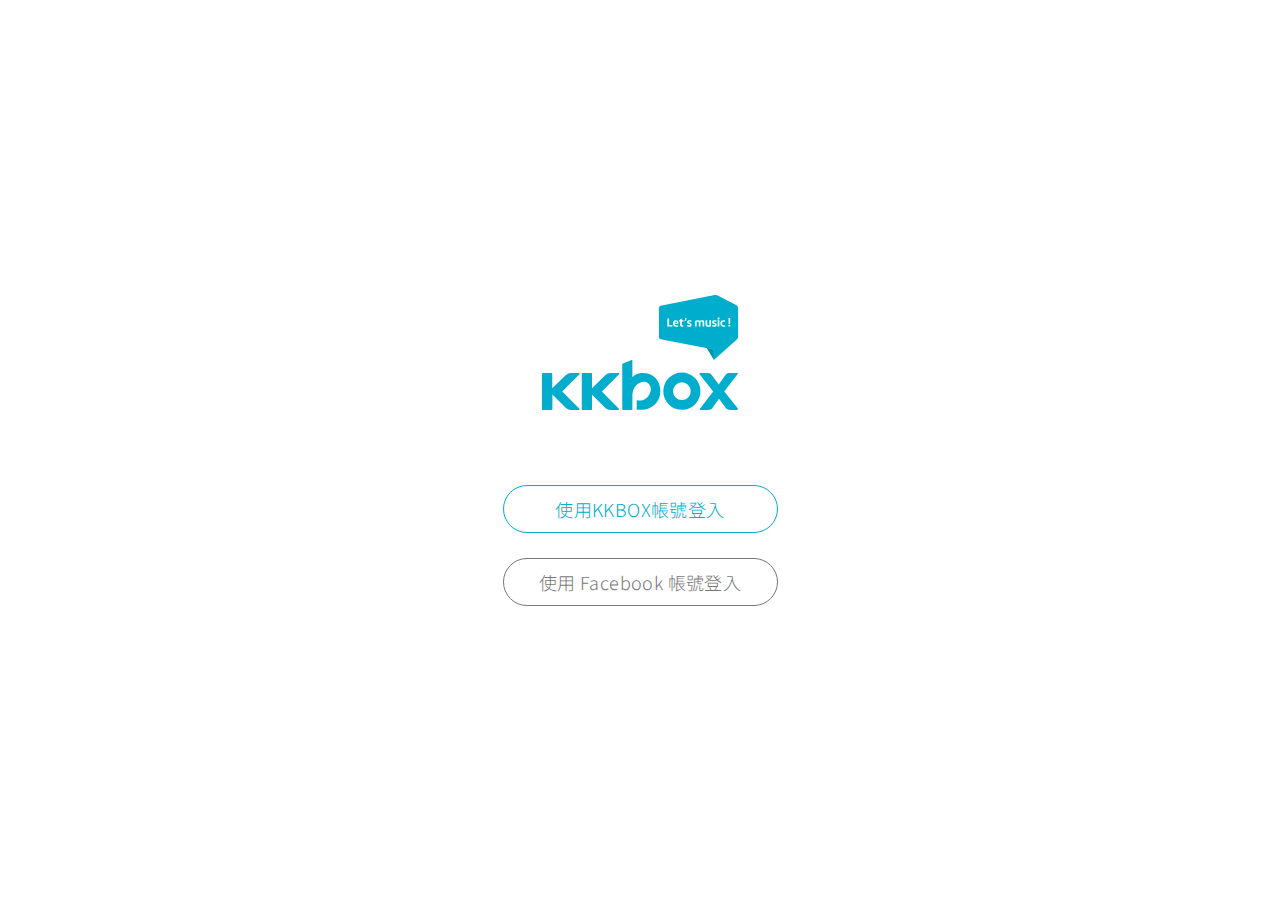
<file: index.html>
<!DOCTYPE html>
<html lang="zh-tw">
	<head>
		<meta charset="UTF-8">
		<meta name="viewport" content="width=device-width,user-scalable=0">
		<title>使用KKBOX帳號登入|使用 Facebook 帳號登入</title>
		<link href="https://fonts.googleapis.com/css?family=Noto+Sans+TC:100,300,400,500,700|Roboto+Slab:100,300,400,700" rel="stylesheet">
		<link rel="stylesheet" href="css/main.css">
	</head>
	<body>
		<section class="login-chart landing">
			<div class="container">
				<div class="flex">
					<div class="logo-set">
						<img src="img/slogan.svg" alt="Let's music!" class="slogan">
						<img src="img/logo.svg" alt="KKBOX" class="logo">
					</div>
					<div class="login">
						<ul>
							<li>
								<a href="#!" class="kkbox-id">使用KKBOX帳號登入</a>
							</li>
							<li>
								<a href="#!" class="facebook-id">使用 Facebook 帳號登入</a>
							</li>
						</ul>
					</div>
				</div>
			</div>
		</section>
	</body>
</html>
</file>
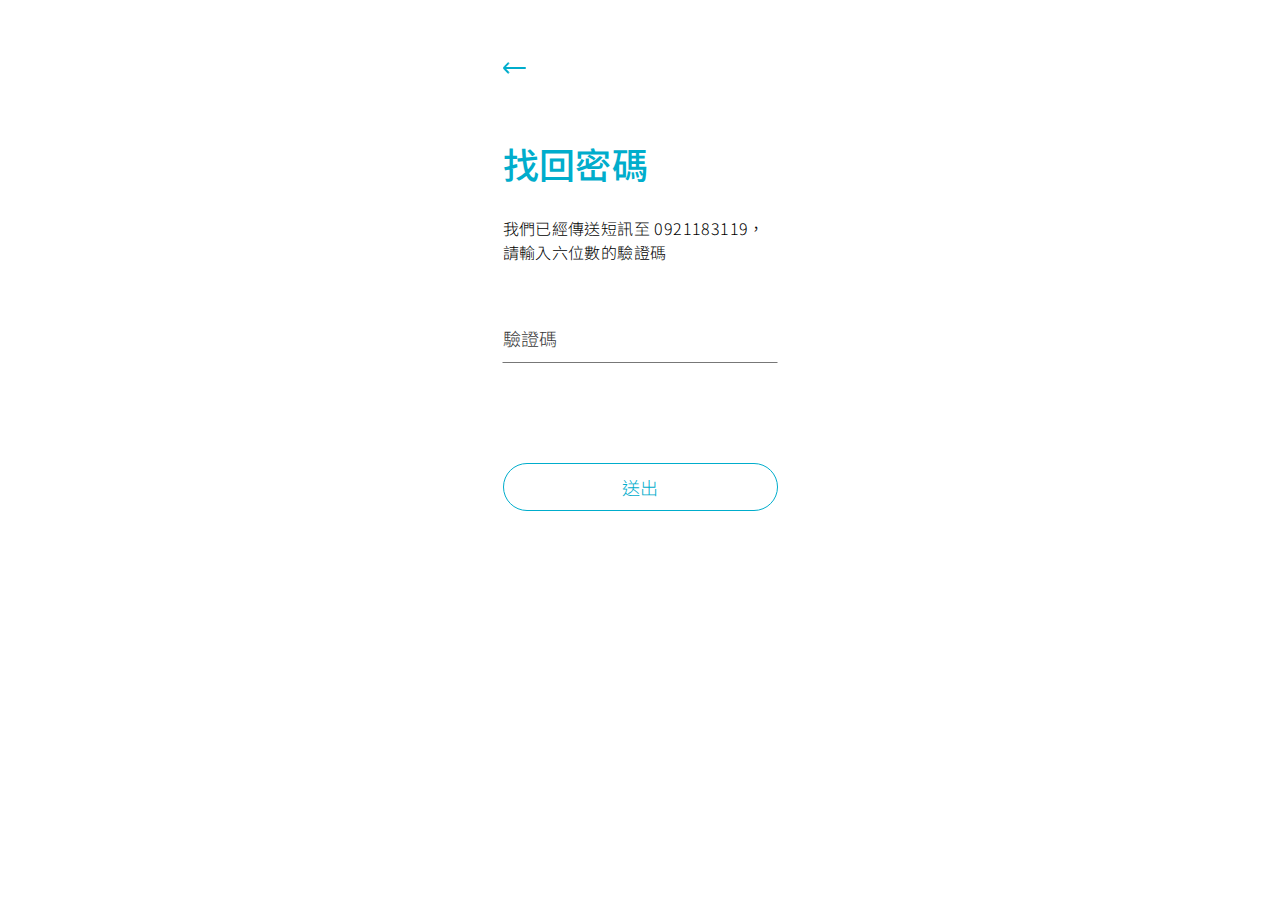
<file: checkCode.html>
<!DOCTYPE html>
<html lang="zh-tw">
	<head>
		<meta charset="UTF-8">
		<meta name="viewport" content="width=device-width,user-scalable=0">
		<title>找回密碼</title>
		<link href="https://fonts.googleapis.com/css?family=Noto+Sans+TC:100,300,400,500,700|Roboto+Slab:100,300,400,700" rel="stylesheet">
		<link rel="stylesheet" href="css/main.css">
	</head>
	<body>
		<section class="login-chart login">
			<div class="container">
				<div class="flex">
					<div class="prev-btn" onclick="history.back();">
						<span></span><span></span><span></span>
					</div>
					<h2 class="page-title">
						找回密碼
					</h2>
					<p>
						我們已經傳送短訊至 0921183119，請輸入六位數的驗證碼
					</p>
					<form action="newPassword.html">
						<label for="checkCode">
							<span class="label-title">驗證碼</span>
							<input type="text" placeholder="">
						</label>
						<button>送出</button>
					</form>
				</div>
			</div>
		</section>
		<script src="js/jquery-1.11.3.min.js"></script>
		<script src="js/main.js"></script>
	</body>
</html>
</file>
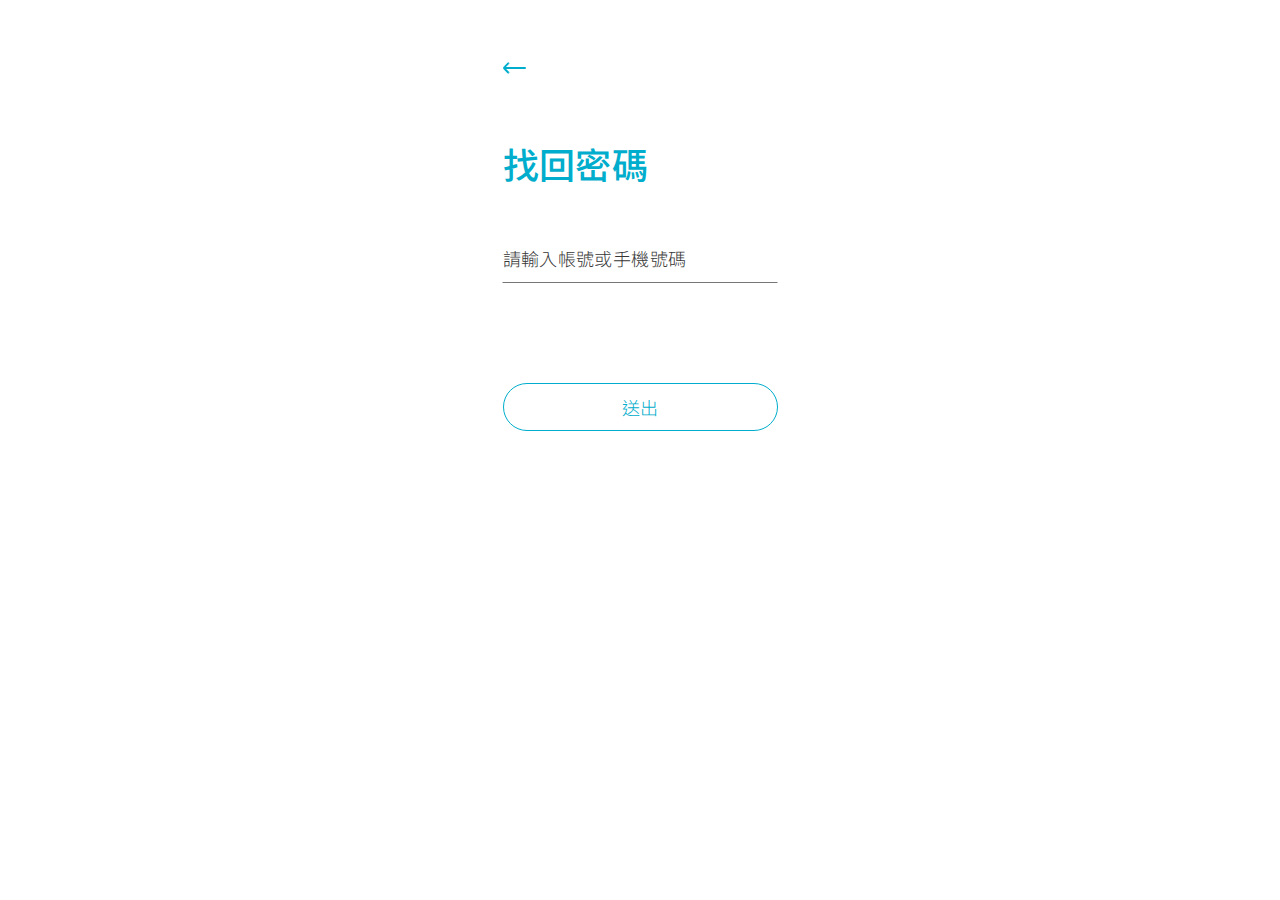
<file: find.html>
<!DOCTYPE html>
<html lang="zh-tw">
	<head>
		<meta charset="UTF-8">
		<meta name="viewport" content="width=device-width,user-scalable=0">
		<title>找回密碼</title>
		<link href="https://fonts.googleapis.com/css?family=Noto+Sans+TC:100,300,400,500,700|Roboto+Slab:100,300,400,700" rel="stylesheet">
		<link rel="stylesheet" href="css/main.css">
	</head>
	<body>
		<section class="login-chart login">
			<div class="container">
				<div class="flex">
					<div class="prev-btn" onclick="history.back();">
						<span></span><span></span><span></span>
					</div>
					<h2 class="page-title">
						找回密碼
					</h2>
					<form action="identify.html">
						<label for="idPhone">
							<span class="label-title">請輸入帳號或手機號碼</span>
							<input type="text" placeholder="">
						</label>
						<button>送出</button>
					</form>
				</div>
			</div>
		</section>
		<script src="js/jquery-1.11.3.min.js"></script>
		<script src="js/main.js"></script>
	</body>
</html>
</file>
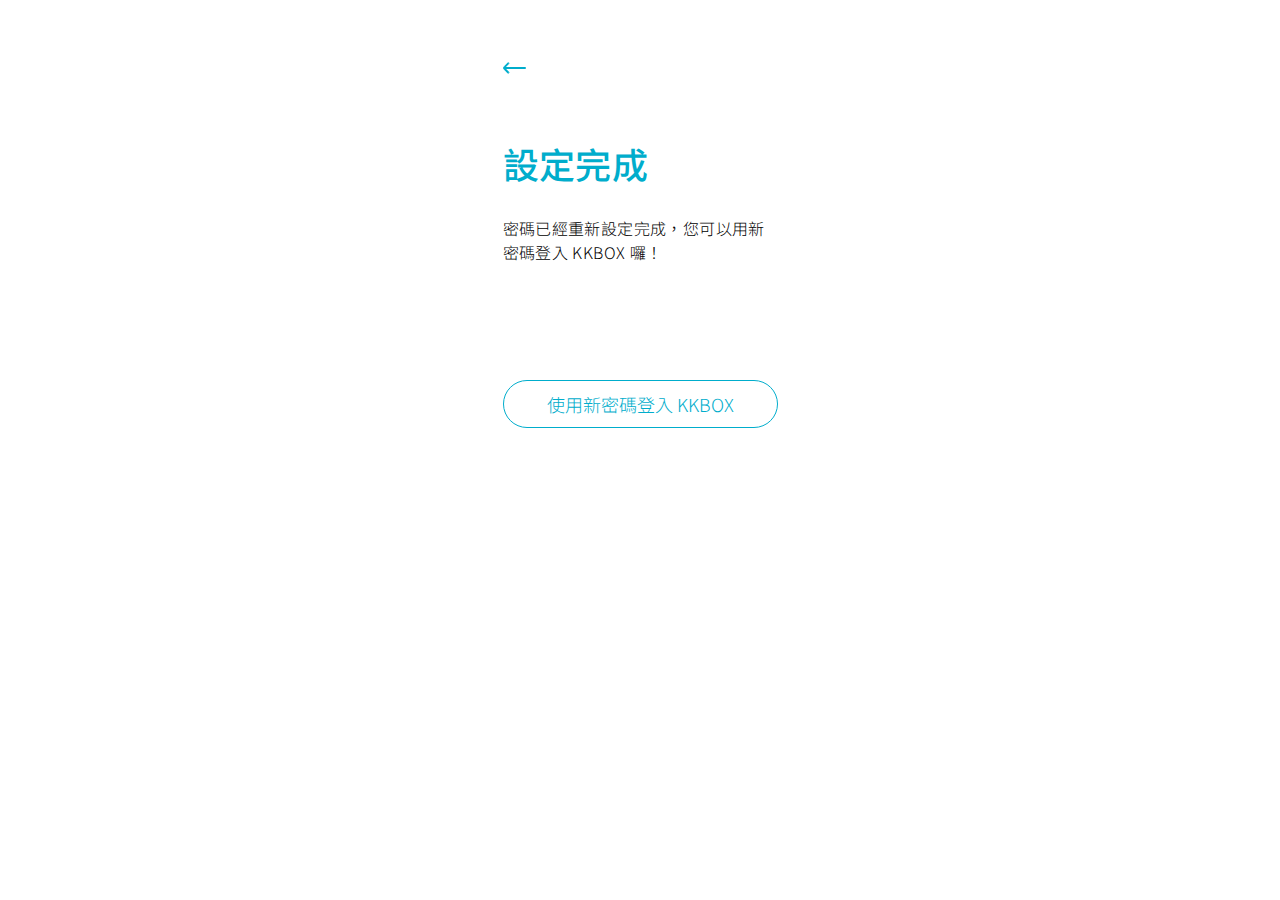
<file: finish.html>
<!DOCTYPE html>
<html lang="zh-tw">
	<head>
		<meta charset="UTF-8">
		<meta name="viewport" content="width=device-width,user-scalable=0">
		<title>設定完成</title>
		<link href="https://fonts.googleapis.com/css?family=Noto+Sans+TC:100,300,400,500,700|Roboto+Slab:100,300,400,700" rel="stylesheet">
		<link rel="stylesheet" href="css/main.css">
	</head>
	<body>
		<section class="login-chart login">
			<div class="container">
				<div class="flex">
					<div class="prev-btn" onclick="history.back();">
						<span></span><span></span><span></span>
					</div>
					<h2 class="page-title">
						設定完成
					</h2>
					<p>
						密碼已經重新設定完成，您可以用新密碼登入 KKBOX 囉！
					</p>
					<form action="login.html">
						<button>使用新密碼登入 KKBOX</button>
					</form>
				</div>
			</div>
		</section>
		<script src="js/jquery-1.11.3.min.js"></script>
		<script src="js/main.js"></script>
	</body>
</html>
</file>
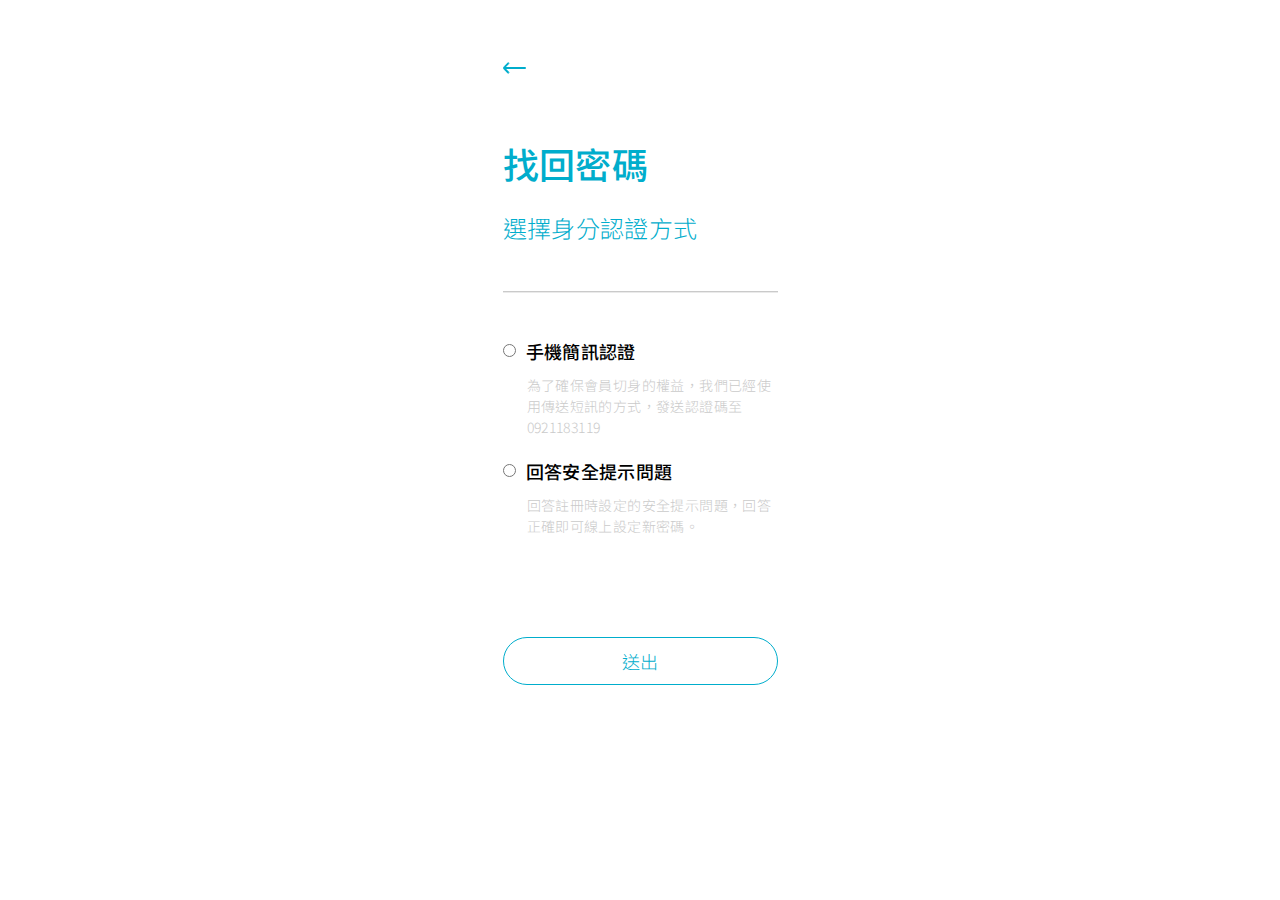
<file: identify.html>
<!DOCTYPE html>
<html lang="zh-tw">
	<head>
		<meta charset="UTF-8">
		<meta name="viewport" content="width=device-width,user-scalable=0">
		<title>找回密碼</title>
		<link href="https://fonts.googleapis.com/css?family=Noto+Sans+TC:100,300,400,500,700|Roboto+Slab:100,300,400,700" rel="stylesheet">
		<link rel="stylesheet" href="css/main.css">
	</head>
	<body>
		<section class="login-chart login">
			<div class="container">
				<div class="flex">
					<div class="prev-btn" onclick="history.back();">
						<span></span><span></span><span></span>
					</div>
					<h2 class="page-title">
						找回密碼
					</h2>
					<h4>
						選擇身分認證方式
					</h4>
					<div class="hr"></div>
					<form action="checkCode.html">
						<div>
							<label for="phone">
								<input type="radio" name="phoneGroup" id="phone">手機簡訊認證
							</label>
							<div class="description">
								為了確保會員切身的權益，我們已經使用傳送短訊的方式，發送認證碼至 0921183119
							</div>
						</div>
						<div>
							<label for="qans">
								<input type="radio" name="phoneGroup" id="qans">回答安全提示問題
							</label>
							<div class="description">
								回答註冊時設定的安全提示問題，回答正確即可線上設定新密碼。
							</div>
						</div>
						<button>送出</button>
					</form>
				</div>
			</div>
		</section>
		<script src="js/jquery-1.11.3.min.js"></script>
		<script src="js/main.js"></script>
	</body>
</html>
</file>
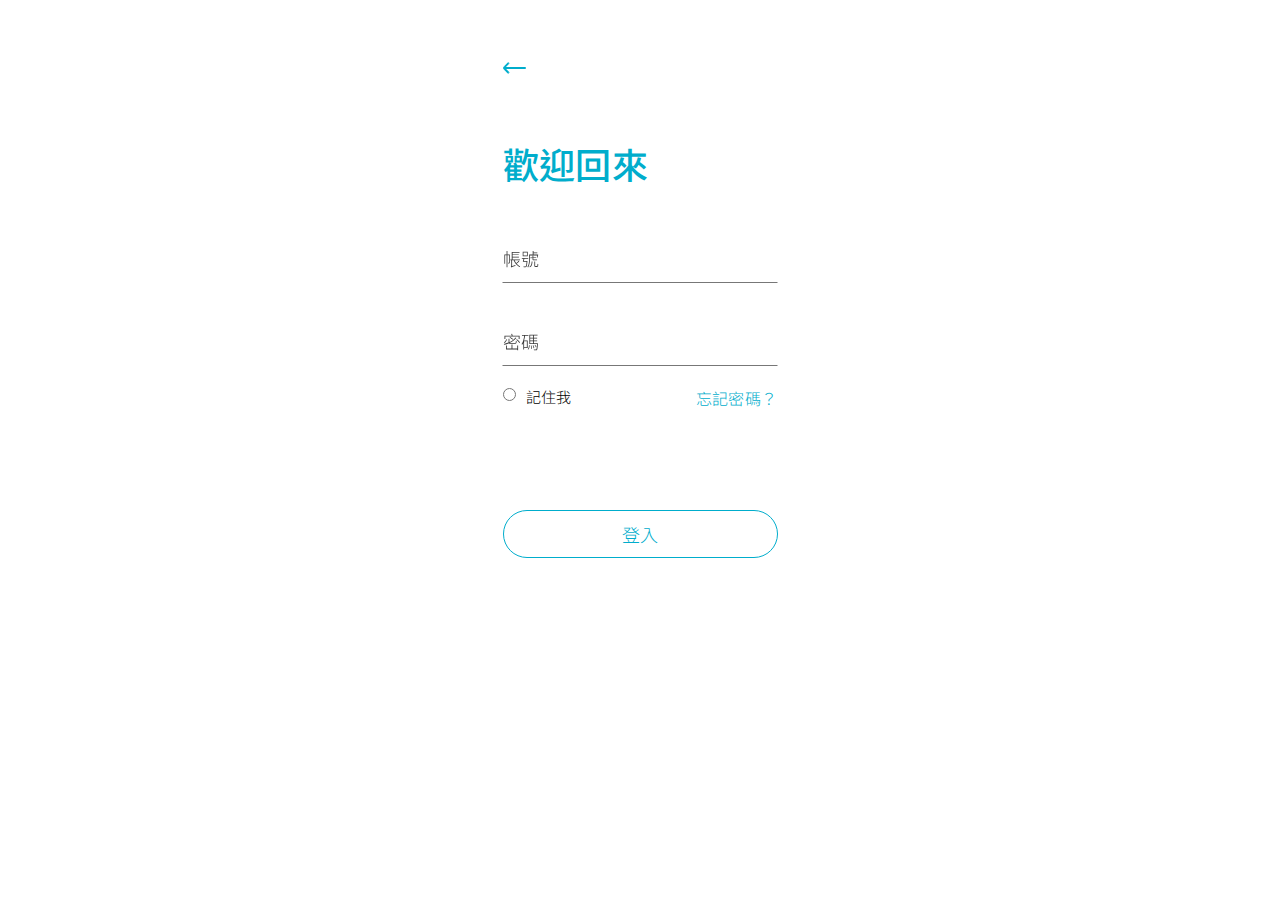
<file: login.html>
<!DOCTYPE html>
<html lang="zh-tw">
	<head>
		<meta charset="UTF-8">
		<meta name="viewport" content="width=device-width,user-scalable=0">
		<title>歡迎回來</title>
		<link href="https://fonts.googleapis.com/css?family=Noto+Sans+TC:100,300,400,500,700|Roboto+Slab:100,300,400,700" rel="stylesheet">
		<link rel="stylesheet" href="css/main.css">
	</head>
	<body>
		<section class="login-chart login">
			<div class="container">
				<div class="flex">
					<div class="prev-btn" onclick="history.back();">
						<span></span><span></span><span></span>
					</div>
					<h2 class="page-title">
						歡迎回來
					</h2>
					<form action="features.html">
						<label for="id">
							<span class="label-title">帳號</span>
							<input type="text" placeholder="">
						</label>
						<label for="pw">
							<span class="label-title">密碼</span>
							<input type="password" placeholder="">
						</label>
						<div class="pw-keep">
							<label for="remember">
								<input type="radio" id="remember">記住我
							</label>
							<a href="find.html" class="forget">忘記密碼？</a>
						</div>
						<button>登入</button>
					</form>
				</div>
			</div>
		</section>
		<script src="js/jquery-1.11.3.min.js"></script>
		<script src="js/main.js"></script>
	</body>
</html>
</file>
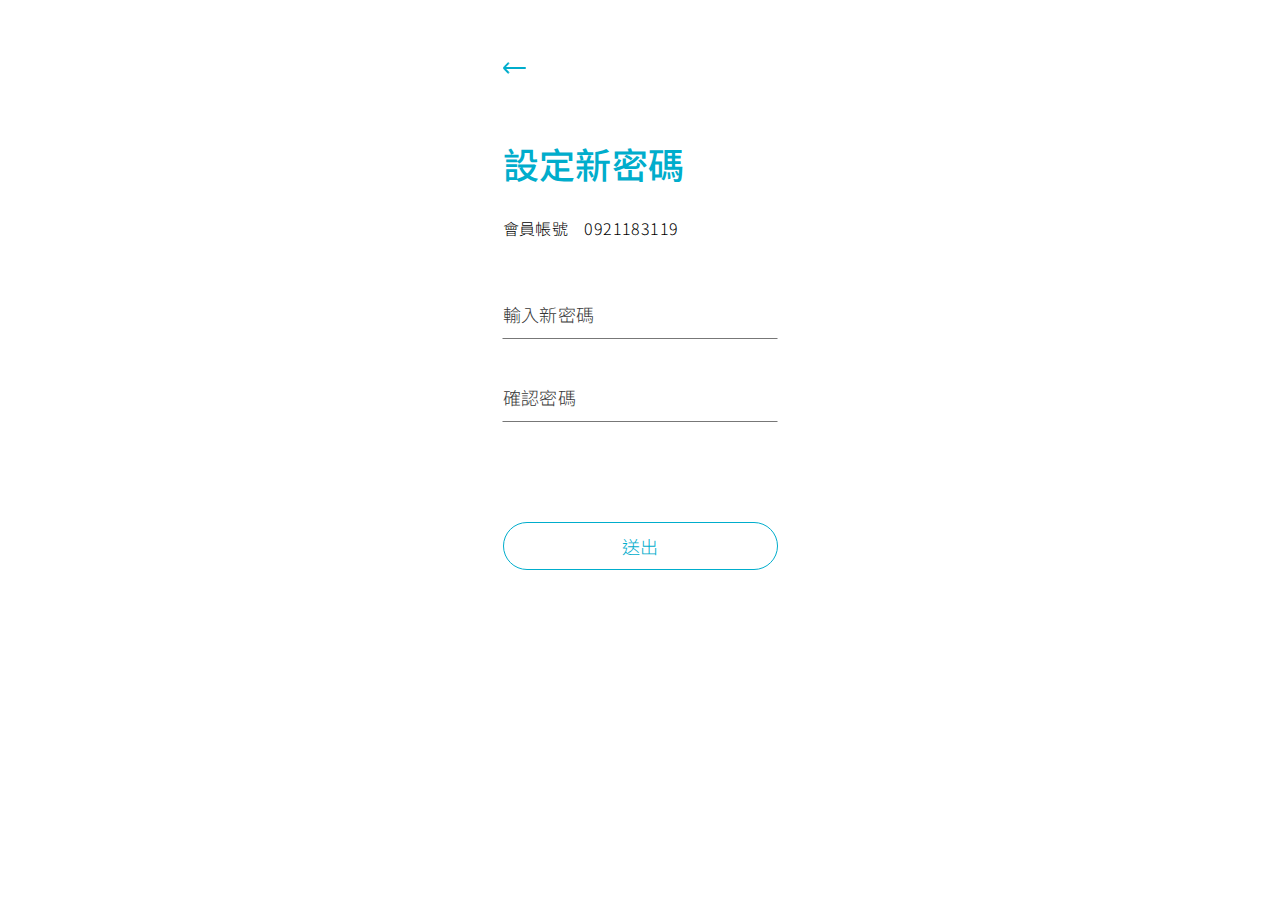
<file: newPassword.html>
<!DOCTYPE html>
<html lang="zh-tw">
	<head>
		<meta charset="UTF-8">
		<meta name="viewport" content="width=device-width,user-scalable=0">
		<title>設定新密碼</title>
		<link href="https://fonts.googleapis.com/css?family=Noto+Sans+TC:100,300,400,500,700|Roboto+Slab:100,300,400,700" rel="stylesheet">
		<link rel="stylesheet" href="css/main.css">
	</head>
	<body>
		<section class="login-chart login">
			<div class="container">
				<div class="flex">
					<div class="prev-btn" onclick="history.back();">
						<span></span><span></span><span></span>
					</div>
					<h2 class="page-title">
						設定新密碼
					</h2>
					<p>
						會員帳號　0921183119
					</p>
					<form action="finish.html">
						<label for="checkCode">
							<span class="label-title">輸入新密碼　<span>4-14個字元的英文、數字，大小寫視為相異</span></span>
							<input type="password" placeholder="">
						</label>
						<label for="checkCode">
							<span class="label-title">確認密碼</span>
							<input type="password" placeholder="">
						</label>
						<button>送出</button>
					</form>
				</div>
			</div>
		</section>
		<script src="js/jquery-1.11.3.min.js"></script>
		<script src="js/main.js"></script>
	</body>
</html>
</file>
<file: css/main.css>
/*! normalize.css v3.0.0 | MIT License | git.io/normalize */
/*! normalize.css v3.0.0 | HTML5 Display Definitions | MIT License | git.io/normalize */
article,
aside,
details,
figcaption,
figure,
footer,
header,
hgroup,
main,
nav,
section,
summary {
  display: block;
}

audio,
canvas,
progress,
video {
  display: inline-block;
  vertical-align: baseline;
}

audio:not([controls]) {
  display: none;
  height: 0;
}

[hidden],
template {
  display: none;
}

/*! normalize.css v3.0.0 | Base | MIT License | git.io/normalize */
html {
  font-family: sans-serif;
  -webkit-text-size-adjust: 100%;
  -ms-text-size-adjust: 100%;
}

body {
  margin: 0;
}

/*! normalize.css v3.0.0 | Links | MIT License | git.io/normalize */
a {
  background: transparent;
}

a:active,
a:hover {
  outline: 0;
}

/*! normalize.css v3.0.0 | Typography | MIT License | git.io/normalize */
abbr[title] {
  border-bottom: 1px dotted;
}

b,
strong {
  font-weight: bold;
}

dfn {
  font-style: italic;
}

h1 {
  font-size: 2em;
  margin: 0.67em 0;
}

mark {
  background: #ff0;
  color: #000;
}

small {
  font-size: 80%;
}

sub,
sup {
  font-size: 75%;
  line-height: 0;
  position: relative;
  vertical-align: baseline;
}

sup {
  top: -0.5em;
}

sub {
  bottom: -0.25em;
}

/*! normalize.css v3.0.0 | Embedded Content | MIT License | git.io/normalize */
img {
  border: 0;
}

svg:not(:root) {
  overflow: hidden;
}

/*! normalize.css v3.0.0 | Figures | MIT License | git.io/normalize */
figure {
  margin: 1em 40px;
}

hr {
  -moz-box-sizing: content-box;
  box-sizing: content-box;
  height: 0;
}

pre {
  overflow: auto;
}

code,
kbd,
pre,
samp {
  font-family: monospace, monospace;
  font-size: 1em;
}

/*! normalize.css v3.0.0 | Forms | MIT License | git.io/normalize */
button,
input,
optgroup,
select,
textarea {
  color: inherit;
  font: inherit;
  margin: 0;
}

button {
  overflow: visible;
}

button,
select {
  text-transform: none;
}

button,
html input[type="button"],
input[type="reset"],
input[type="submit"] {
  -webkit-appearance: button;
  cursor: pointer;
}

button[disabled],
html input[disabled] {
  cursor: default;
}

button::-moz-focus-inner,
input::-moz-focus-inner {
  border: 0;
  padding: 0;
}

input {
  line-height: normal;
}

input[type="checkbox"],
input[type="radio"] {
  box-sizing: border-box;
  padding: 0;
}

input[type="number"]::-webkit-inner-spin-button,
input[type="number"]::-webkit-outer-spin-button {
  height: auto;
}

input[type="search"] {
  -webkit-appearance: textfield;
  -moz-box-sizing: content-box;
  -webkit-box-sizing: content-box;
  box-sizing: content-box;
}

input[type="search"]::-webkit-search-cancel-button,
input[type="search"]::-webkit-search-decoration {
  -webkit-appearance: none;
}

fieldset {
  border: 1px solid #c0c0c0;
  margin: 0 2px;
  padding: 0.35em 0.625em 0.75em;
}

legend {
  border: 0;
  padding: 0;
}

textarea {
  overflow: auto;
}

optgroup {
  font-weight: bold;
}

/*! normalize.css v3.0.0 | Tables | MIT License | git.io/normalize */
table {
  border-collapse: collapse;
  border-spacing: 0;
}

td,
th {
  padding: 0;
}

section.landing .login ul {
  margin: 0;
  padding: 0;
  list-style: none;
}

section.login form > label::after {
  content: '';
  display: block;
}

.row, .flex, section.landing, section.landing .logo-set, section.login form .pw-keep {
  display: flex;
}

section.login form .pw-keep {
  justify-content: space-between;
}

.row, .flex {
  flex-wrap: wrap;
}

.sr-only {
  position: absolute !important;
  padding: 0 !important;
  margin: 0 !important;
  width: 0 !important;
  height: 0 !important;
  font-size: 0 !important;
}

*, *::before, *::after {
  -moz-box-sizing: border-box;
  -webkit-box-sizing: border-box;
  box-sizing: border-box;
}

body {
  font-family: Roboto, 'Noto Sans TC', sans-serif;
  font-weight: 300;
  line-height: 1.5;
  letter-spacing: 0.025em;
}

a {
  text-decoration: none;
}
@media (min-width: 1024px) {
  a {
    transition: .5s;
  }
}

img {
  display: block;
}

.container {
  padding-right: 15px;
  padding-left: 15px;
  margin-right: auto;
  margin-left: auto;
}

.row {
  margin-right: -15px;
  margin-left: -15px;
}

html, body {
  min-height: 100%;
  height: 100%;
}

section.login-chart .container {
  width: 305px;
}
section.landing {
  height: 100%;
  align-items: center;
}
section.landing .container .flex {
  justify-content: center;
}
section.landing .logo-set {
  flex-direction: column;
}
section.landing .logo-set img.slogan {
  height: 65px;
  align-self: flex-end;
}
section.landing .logo-set img.logo {
  height: 50px;
}
section.landing .login {
  width: 100%;
}
section.landing .login ul {
  margin-top: 75px;
}
section.landing .login ul li {
  margin-top: 25px;
}
section.landing .login ul li a {
  display: block;
  padding: 0 10px;
  font-size: 18px;
  line-height: 46px;
  text-align: center;
  border: 1px solid;
  -moz-border-radius: 30px;
  -webkit-border-radius: 30px;
  border-radius: 30px;
}
section.landing .login ul li a.kkbox-id {
  color: #00ADCC;
  border-color: #00ADCC;
}
section.landing .login ul li a.kkbox-id:hover {
  color: #fff;
  background-color: #00ADCC;
}
section.landing .login ul li a.facebook-id {
  color: #777777;
  border-color: #777777;
}
section.landing .login ul li a.facebook-id:hover {
  color: #fff;
  background-color: #777777;
}
section.login .container {
  padding-top: 50px;
  padding-bottom: 50px;
}
section.login .prev-btn {
  position: relative;
  width: 100%;
  height: 36px;
  margin-bottom: 50px;
}
section.login .prev-btn span {
  display: block;
  position: absolute;
  height: 2px;
  -moz-border-radius: 2px;
  -webkit-border-radius: 2px;
  border-radius: 2px;
  background-color: #00ADCC;
}
section.login .prev-btn span:nth-child(1), section.login .prev-btn span:nth-child(3) {
  width: 7px;
}
section.login .prev-btn span:nth-child(1) {
  -moz-transform: rotate(45deg) translate3d(14px, 14px, 0);
  -ms-transform: rotate(45deg) translate3d(14px, 14px, 0);
  -webkit-transform: rotate(45deg) translate3d(14px, 14px, 0);
  transform: rotate(45deg) translate3d(14px, 14px, 0);
}
section.login .prev-btn span:nth-child(3) {
  -moz-transform: rotate(-45deg) translate3d(-10px, 10px, 0);
  -ms-transform: rotate(-45deg) translate3d(-10px, 10px, 0);
  -webkit-transform: rotate(-45deg) translate3d(-10px, 10px, 0);
  transform: rotate(-45deg) translate3d(-10px, 10px, 0);
}
section.login .prev-btn span:nth-child(2) {
  top: 50%;
  width: 23px;
  -moz-transform: translateY(-50%);
  -ms-transform: translateY(-50%);
  -webkit-transform: translateY(-50%);
  transform: translateY(-50%);
}
section.login h2 {
  margin: 0 0 10px;
  color: #00ADCC;
  font-size: 36px;
  font-weight: 500;
}
section.login h4 {
  margin: 10px 0 0;
  color: #00ADCC;
  font-size: 24px;
  font-weight: 300;
}
section.login .hr {
  width: 100%;
  margin-top: 45px;
  margin-bottom: 45px;
  border-top: 1px solid #CACACA;
  border-bottom: 1px solid #EAEAEA;
}
section.login form {
  width: 100%;
}
section.login form > label {
  display: block;
  position: relative;
  margin-top: 35px;
  font-size: 18px;
}
section.login form > label::after {
  position: absolute;
  bottom: 0;
  left: 50%;
  width: 100%;
  height: 1px;
  background-color: #777777;
  -moz-transform: translateX(-50%);
  -ms-transform: translateX(-50%);
  -webkit-transform: translateX(-50%);
  transform: translateX(-50%);
}
section.login form > label .label-title {
  position: absolute;
  display: block;
  bottom: 50%;
  color: #373737;
  line-height: 1.15;
  -moz-transform: translateY(50%);
  -ms-transform: translateY(50%);
  -webkit-transform: translateY(50%);
  transform: translateY(50%);
  -moz-transition: all 0.3s;
  -o-transition: all 0.3s;
  -webkit-transition: all 0.3s;
  transition: all 0.3s;
}
section.login form > label .label-title span {
  display: none;
}
section.login form > label input {
  display: block;
  width: 100%;
  padding: 0;
  line-height: 47px;
  border: 0;
  outline: none;
  border-bottom: 1px solid #fff;
}
section.login form > label:hover .label-title, section.login form > label.hasValue .label-title {
  bottom: 100%;
  color: #CACACA;
  font-size: 13px;
  -moz-transform: translateX(0);
  -ms-transform: translateX(0);
  -webkit-transform: translateX(0);
  transform: translateX(0);
}
section.login form > label:hover .label-title span, section.login form > label.hasValue .label-title span {
  display: block;
}
section.login form > div label {
  font-size: 18px;
  font-weight: 500;
}
section.login form > div .description {
  margin-top: 10px;
  padding-left: 24px;
  color: #CACACA;
  font-size: 14px;
}
section.login form > div + div {
  margin-top: 20px;
}
section.login form > div.focus label {
  color: #00ADCC;
}
section.login form > div.pw-keep label {
  font-size: 15px;
  font-weight: 300;
}
section.login form [type*="radio"] {
  position: relative;
  top: -2px;
  margin-right: 10px;
  color: #777777;
}
section.login form .pw-keep {
  margin-top: 20px;
}
section.login form .pw-keep a {
  color: #00ADCC;
}
section.login form .pw-keep a:hover {
  color: #0094AF;
}
section.login form button {
  width: 100%;
  margin-top: 100px;
  padding: 0;
  color: #00ADCC;
  font-size: 18px;
  line-height: 46px;
  background-color: #fff;
  border: 1px solid #00ADCC;
  -moz-transition: all 0.3s;
  -o-transition: all 0.3s;
  -webkit-transition: all 0.3s;
  transition: all 0.3s;
  -moz-border-radius: 30px;
  -webkit-border-radius: 30px;
  border-radius: 30px;
}
section.login form button:hover {
  color: #fff;
  background-color: #00ADCC;
}

/*# sourceMappingURL=main.css.map */
</file>
